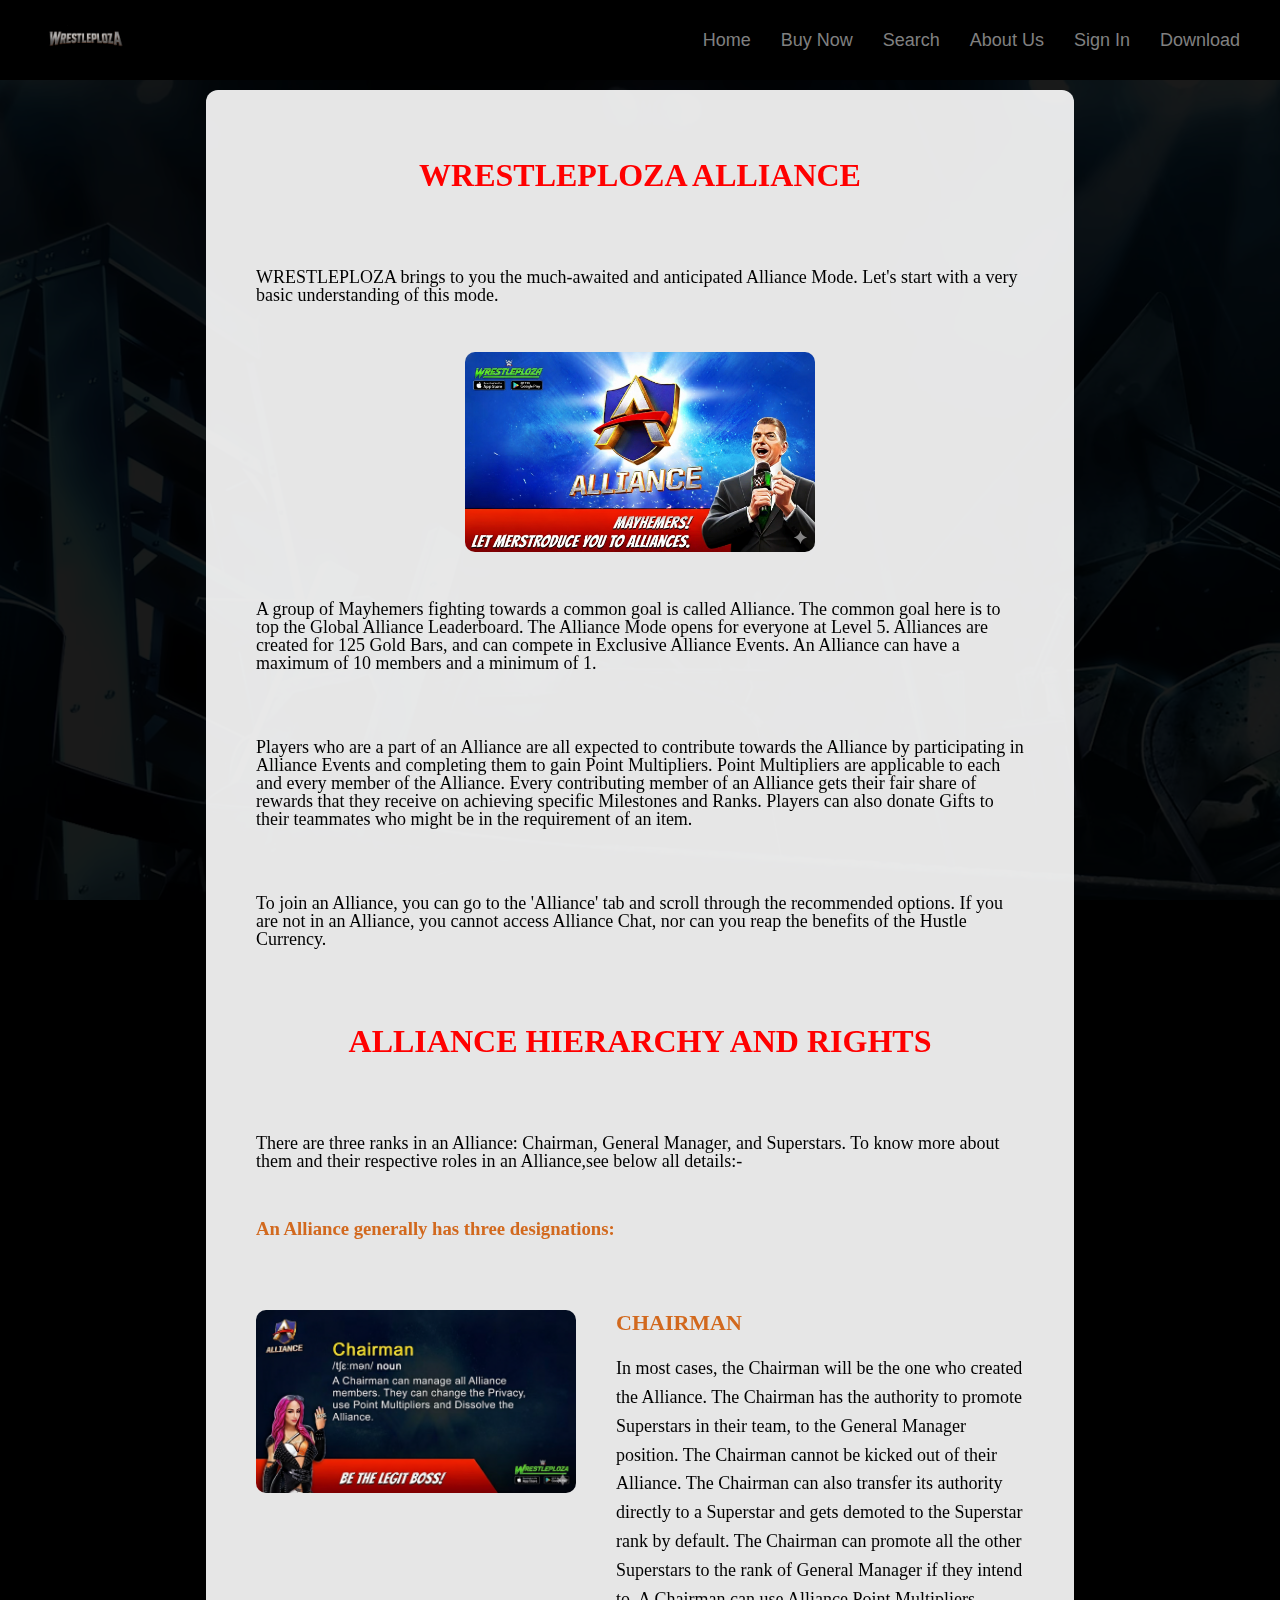
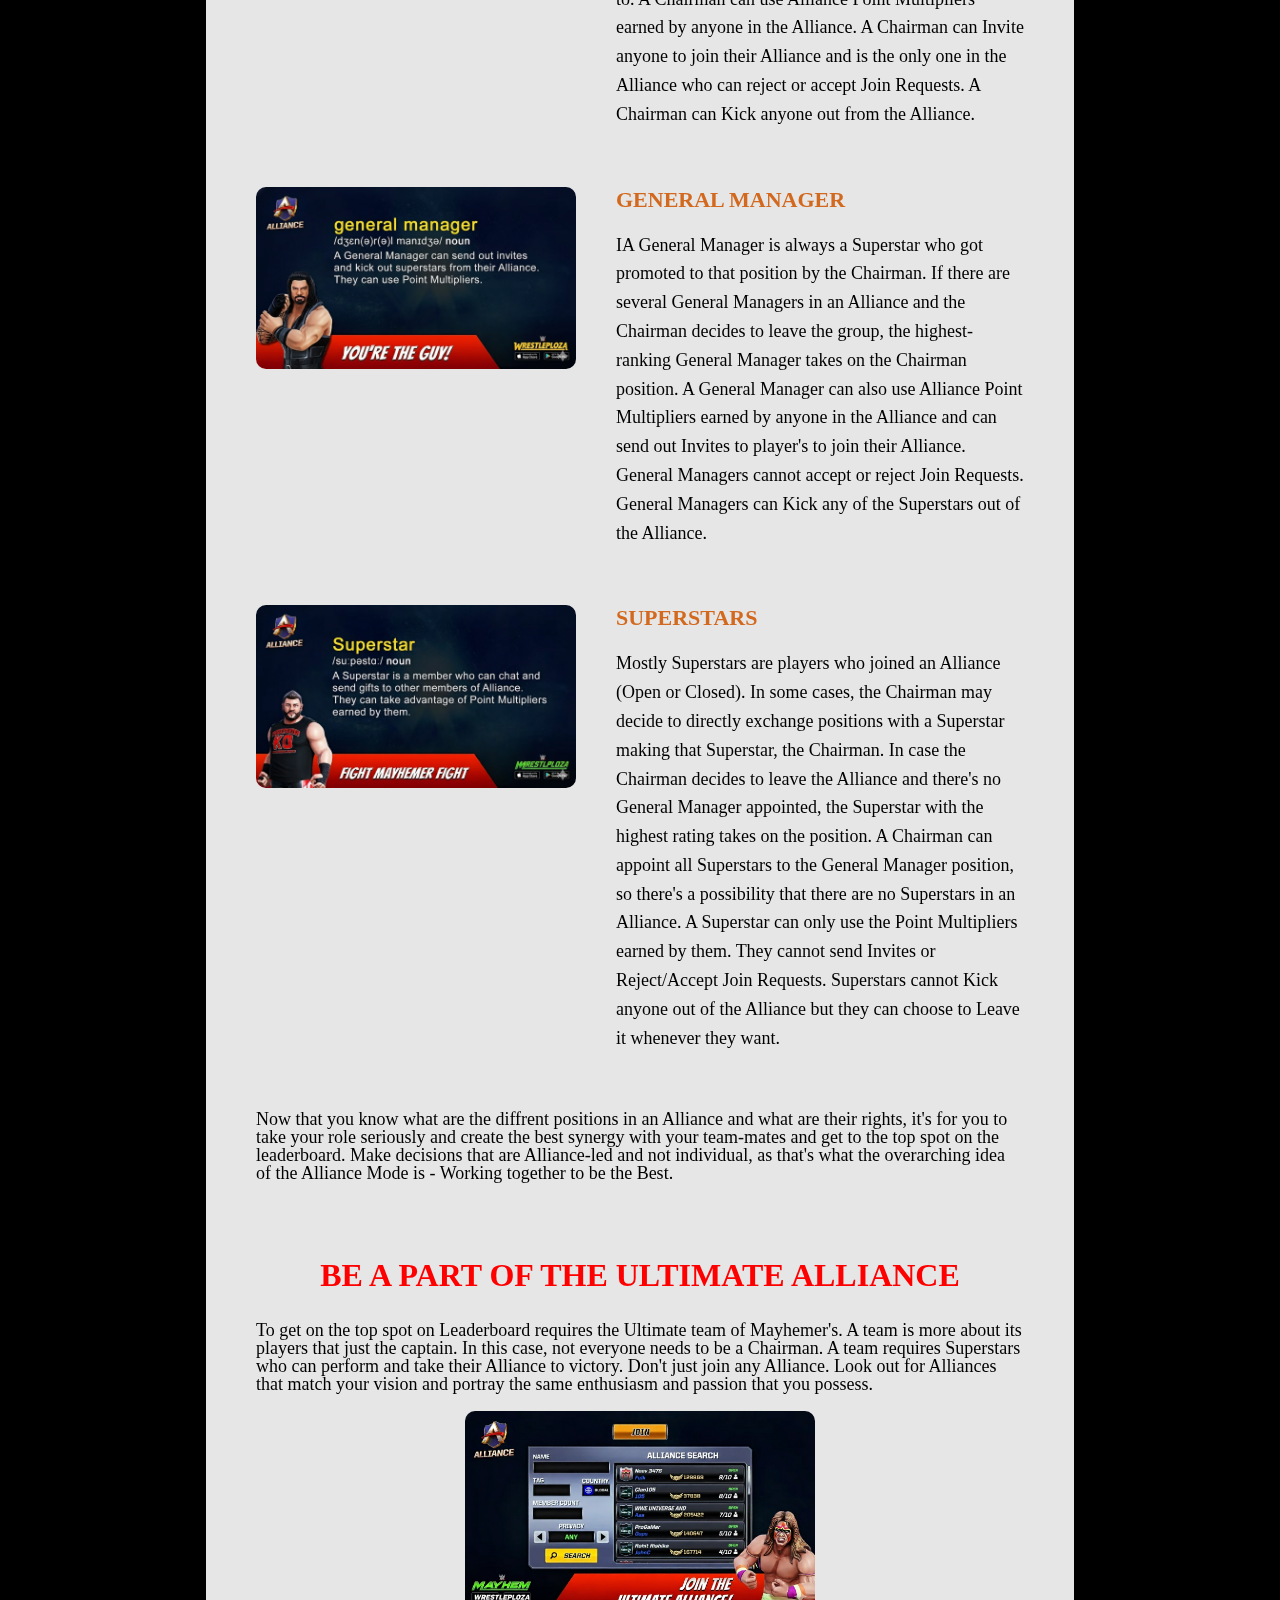
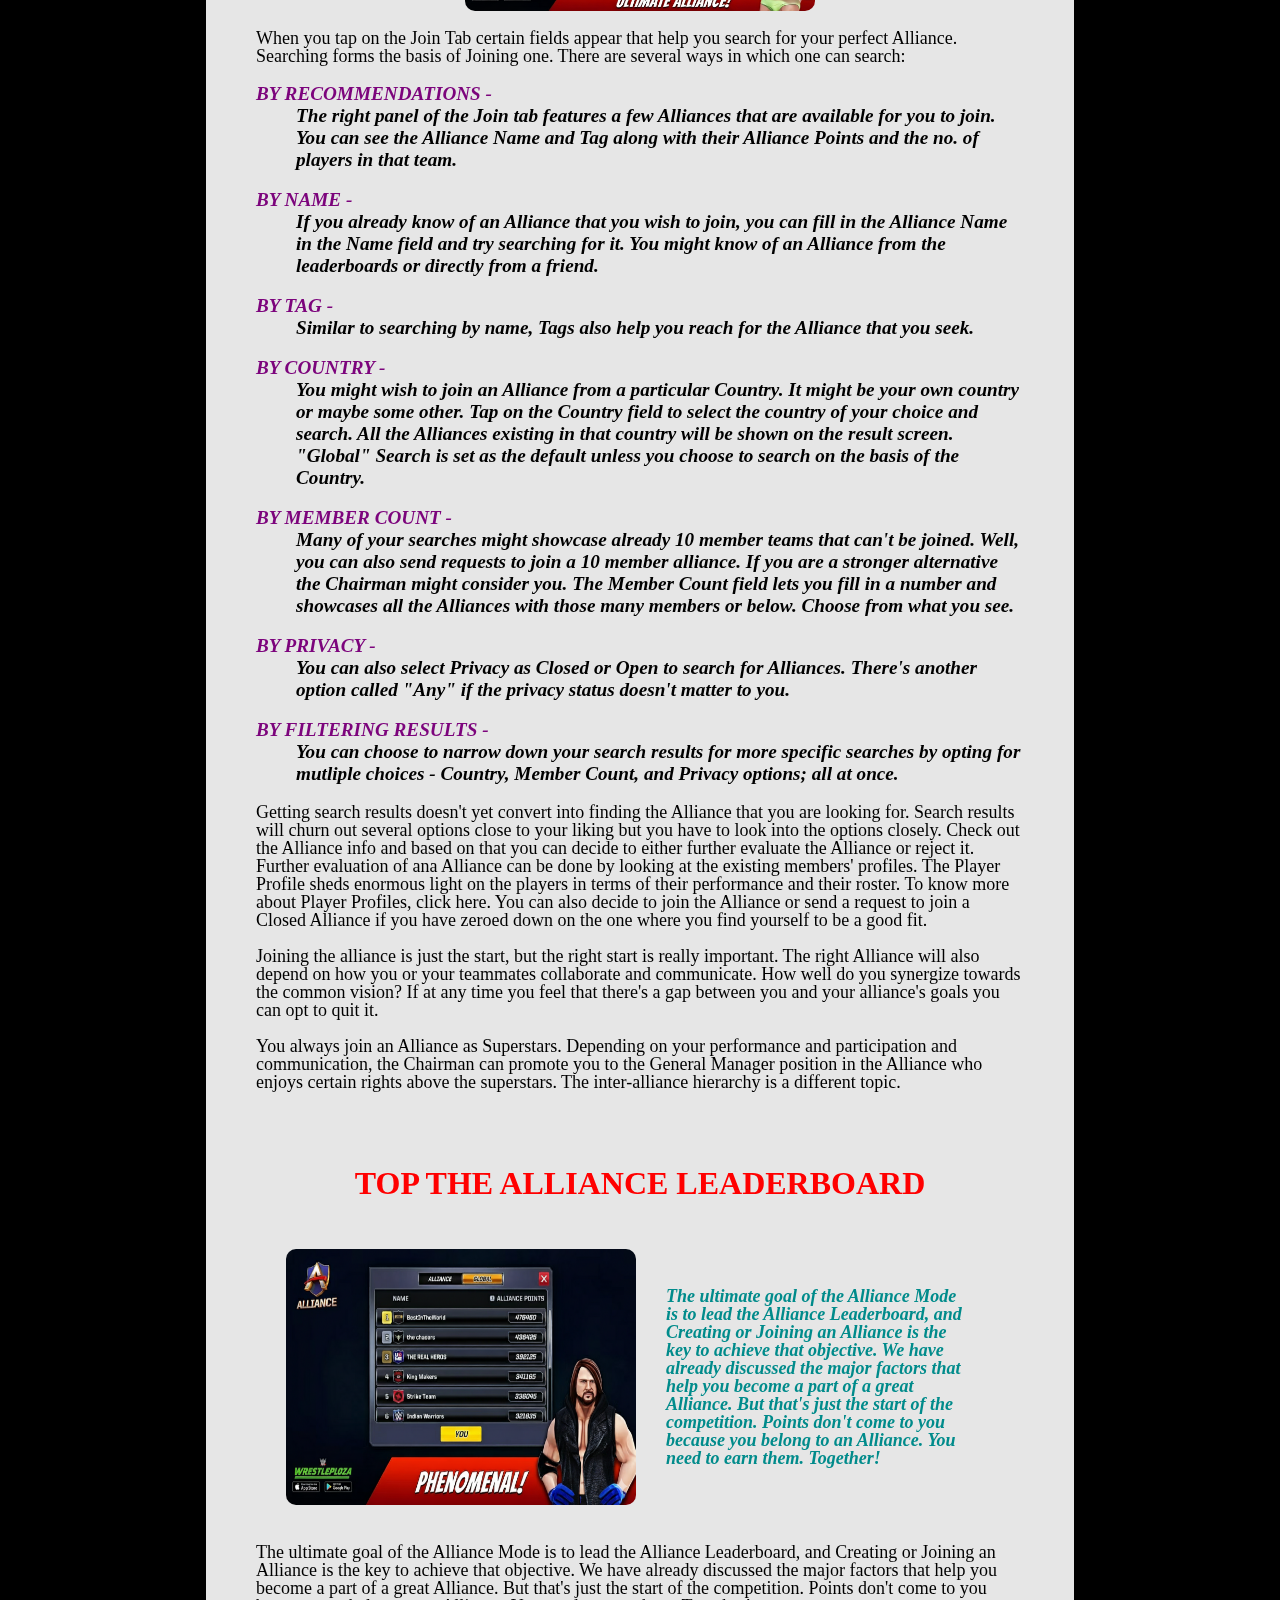
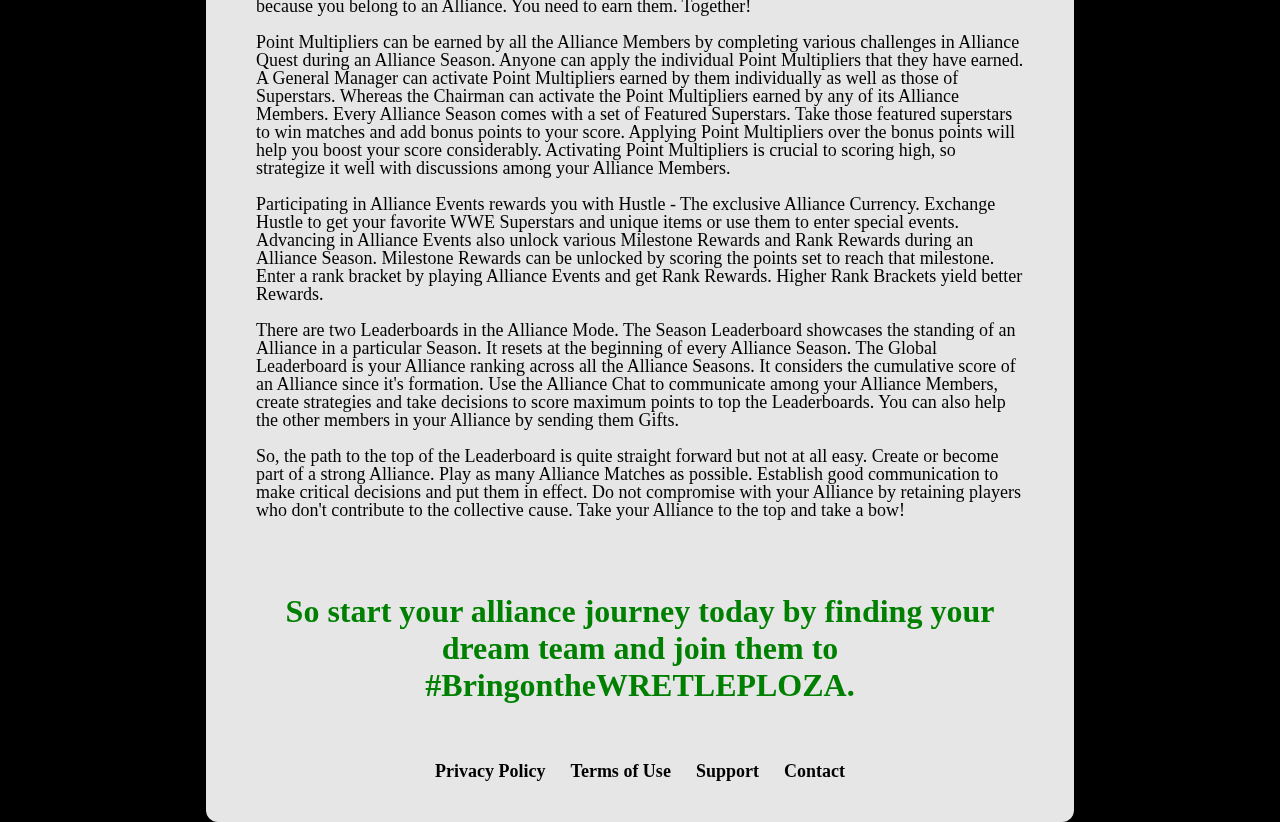
<file: alliance.html>
<!DOCTYPE html>
<html lang="en">
<head>
    <meta charset="UTF-8">
    <meta name="viewport" content="width=device-width, initial-scale=1.0">
    <title>Document</title>
    <link rel="stylesheet" href="alliance.css">
    <title>Favicon</title>
    <link href="Images/game-logo.png" rel="icon">
</head>
<body>
    <header>
    <div class="heading" >
      <div class="nav-container">
        <img id="logo" src="Images/game-logo.png">
        <nav class="nav-links">
        <a href="http://127.0.0.1:3000/wrestleploza-game/index.html?serverWindowId=3dc49796-e87e-45ec-9d22-5c15f81c1629" id="home">Home</a>
        <a href="#" id="buynow">Buy Now</a>
        <a href="#" id="search">Search</a>
        <a href="#" id="aboutus">About Us</a>
        <a id="signin" href="http://127.0.0.1:3000/wrestleploza-game/signin.html?serverWindowId=0ba1d18f-c1c5-49f5-ab15-af1203cd4759" target="_blank">Sign In</a>
        <a id="download">Download</a>
        </nav>
      </div>
    </div>
    </header>
    <main>
      <div>
        <img src="Images/alliance.avif" id="background-img">
        <div class="white-background">
          <h2>WRESTLEPLOZA ALLIANCE</h2>
          <p>WRESTLEPLOZA brings to you the much-awaited and anticipated Alliance Mode. Let's start with a very basic understanding of this mode.</p>
          <img src="Images/alliance-into.png" class="alliance-into">
          <p>A group of Mayhemers fighting towards a common goal is called Alliance. The common goal here is to top the Global Alliance Leaderboard. The Alliance Mode opens for everyone at Level 5. Alliances are created for 125 Gold Bars, and can compete in Exclusive Alliance Events. An Alliance can have a maximum of 10 members and a minimum of 1.</p>
          <p>Players who are a part of an Alliance are all expected to contribute towards the Alliance by participating in Alliance Events and completing them to gain Point Multipliers. Point Multipliers are applicable to each and every member of the Alliance. Every contributing member of an Alliance gets their fair share of rewards that they receive on achieving specific Milestones and Ranks. Players can also donate Gifts to their teammates who might be in the requirement of an item.</p>
          <p>To join an Alliance, you can go to the 'Alliance' tab and scroll through the recommended options. If you are not in an Alliance, you cannot access Alliance Chat, nor can you reap the benefits of the Hustle Currency.</p>
          <h2>ALLIANCE HIERARCHY AND RIGHTS</h2>
          <p>There are three ranks in an Alliance: Chairman, General Manager, and Superstars. To know more about them and their respective roles in an Alliance,see below all details:-</p>
          <h3>An Alliance generally has three designations:</h3>
          <div>
            <div class="role-box">
              <img src="Images/chairman-alliance.png">
                <div class="role-text">
                <h4>CHAIRMAN</h4>
                <p>In most cases, the Chairman will be the one who created the Alliance. The Chairman has the authority to promote Superstars in their team, to the General Manager position. The Chairman cannot be kicked out of their Alliance. The Chairman can also transfer its authority directly to a Superstar and gets demoted to the Superstar rank by default. The Chairman can promote all the other Superstars to the rank of General Manager if they intend to. A Chairman can use Alliance Point Multipliers earned by anyone in the Alliance. A Chairman can Invite anyone to join their Alliance and is the only one in the Alliance who can reject or accept Join Requests. A Chairman can Kick anyone out from the Alliance.</p>
                </div>
            </div>
            <div class="role-box">
              <img src="Images/general-alliance.png">
                <div class="role-text">
                  <h4>GENERAL MANAGER</h4>
                  <p>IA General Manager is always a Superstar who got promoted to that position by the Chairman. If there are several General Managers in an Alliance and the Chairman decides to leave the group, the highest-ranking General Manager takes on the Chairman position. A General Manager can also use Alliance Point Multipliers earned by anyone in the Alliance and can send out Invites to player's to join their Alliance. General Managers cannot accept or reject Join Requests. General Managers can Kick any of the Superstars out of the Alliance.</p>
                </div>
            </div>
            <div class="role-box">
              <img src="Images/superstars-alliance.png">
                <div class="role-text">
                  <h4>SUPERSTARS</h4>
                  <p>Mostly Superstars are players who joined an Alliance (Open or Closed). In some cases, the Chairman may decide to directly exchange positions with a Superstar making that Superstar, the Chairman. In case the Chairman decides to leave the Alliance and there's no General Manager appointed, the Superstar with the highest rating takes on the position. A Chairman can appoint all Superstars to the General Manager position, so there's a possibility that there are no Superstars in an Alliance. A Superstar can only use the Point Multipliers earned by them. They cannot send Invites or Reject/Accept Join Requests. Superstars cannot Kick anyone out of the Alliance but they can choose to Leave it whenever they want.</p>
                </div>
            </div>    
            <p>Now that you know what are the diffrent positions in an Alliance and what are their rights, it's for you to take your role seriously and create the best synergy with your team-mates and get to the top spot on the leaderboard. Make decisions that are Alliance-led and not individual, as that's what the overarching idea of the Alliance Mode is - Working together to be the Best.</p>
          </div>
          <div class="join-alliance">
              <h2>BE A PART OF THE ULTIMATE ALLIANCE</h2>
              <p>To get on the top spot on Leaderboard requires the Ultimate team of Mayhemer's. A team is more about its players that just the captain. In this case, not everyone needs to be a Chairman. A team requires Superstars who can perform and take their Alliance to victory. Don't just join any Alliance. Look out for Alliances that match your vision and portray the same enthusiasm and passion that you possess.</p>
              <img src="Images/ultimate-alliance.png">
              <p>When you tap on the Join Tab certain fields appear that help you search for your perfect Alliance. Searching forms the basis of Joining one. There are several ways in which one can search:</p>
              <section>
                <dl>
                  <dt>BY RECOMMENDATIONS -</dt>
                  <dd> The right panel of the Join tab features a few Alliances that are available for you to join. You can see the Alliance Name and Tag along with their Alliance Points and the no. of players in that team.</dd>
                  <br>
                  <dt>BY NAME -</dt>
                  <dd>If you already know of an Alliance that you wish to join, you can fill in the Alliance Name in the Name field and try searching for it. You might know of an Alliance from the leaderboards or directly from a friend.</dd>
                  <br>
                  <dt>BY TAG -</dt>
                  <dd>Similar to searching by name, Tags also help you reach for the Alliance that you seek.</dd>
                  <br>
                  <dt>BY COUNTRY -</dt>
                  <dd>You might wish to join an Alliance from a particular Country. It might be your own country or maybe some other. Tap on the Country field to select the country of your choice and search. All the Alliances existing in that country will be shown on the result screen. "Global" Search is set as the default unless you choose to search on the basis of the Country.</dd>
                  <br>
                  <dt>BY MEMBER COUNT -</dt>
                  <dd>Many of your searches might showcase already 10 member teams that can't be joined. Well, you can also send requests to join a 10 member alliance. If you are a stronger alternative the Chairman might consider you. The Member Count field lets you fill in a number and showcases all the Alliances with those many members or below. Choose from what you see.</dd>
                  <br>
                  <dt>BY PRIVACY - </dt>
                  <dd>You can also select Privacy as Closed or Open to search for Alliances. There's another option called "Any" if the privacy status doesn't matter to you.</dd>
                  <br>
                  <dt>BY FILTERING RESULTS -</dt>
                  <dd>You can choose to narrow down your search results for more specific searches by opting for mutliple choices - Country, Member Count, and Privacy options; all at once.</dd>
                  
                </dl>
              </section>
              <p>Getting search results doesn't yet convert into finding the Alliance that you are looking for. Search results will churn out several options close to your liking but you have to look into the options closely. Check out the Alliance info and based on that you can decide to either further evaluate the Alliance or reject it. Further evaluation of ana Alliance can be done by looking at the existing members' profiles. The Player Profile sheds enormous light on the players in terms of their performance and their roster. To know more about Player Profiles, click here. You can also decide to join the Alliance or send a request to join a Closed Alliance if you have zeroed down on the one where you find yourself to be a good fit.</p>
              <p>Joining the alliance is just the start, but the right start is really important. The right Alliance will also depend on how you or your teammates collaborate and communicate. How well do you synergize towards the common vision? If at any time you feel that there's a gap between you and your alliance's goals you can opt to quit it.</p>
              <p>You always join an Alliance as Superstars. Depending on your performance and participation and communication, the Chairman can promote you to the General Manager position in the Alliance who enjoys certain rights above the superstars. The inter-alliance hierarchy is a different topic.</p>
            </div>
            <div class="leaderboard">
              <h2>TOP THE ALLIANCE LEADERBOARD</h2>
              <div class="align-things">
                <img src="Images/leaderboard.png">
                <p>The ultimate goal of the Alliance Mode is to lead the Alliance Leaderboard, and Creating or Joining an Alliance is the key to achieve that objective. We have already discussed the major factors that help you become a part of a great Alliance. But that's just the start of the competition. Points don't come to you because you belong to an Alliance. You need to earn them. Together!</p>
              </div>
              <p>The ultimate goal of the Alliance Mode is to lead the Alliance Leaderboard, and Creating or Joining an Alliance is the key to achieve that objective. We have already discussed the major factors that help you become a part of a great Alliance. But that's just the start of the competition. Points don't come to you because you belong to an Alliance. You need to earn them. Together!</p>
              <p>Point Multipliers can be earned by all the Alliance Members by completing various challenges in Alliance Quest during an Alliance Season. Anyone can apply the individual Point Multipliers that they have earned. A General Manager can activate Point Multipliers earned by them individually as well as those of Superstars. Whereas the Chairman can activate the Point Multipliers earned by any of its Alliance Members. Every Alliance Season comes with a set of Featured Superstars. Take those featured superstars to win matches and add bonus points to your score. Applying Point Multipliers over the bonus points will help you boost your score considerably. Activating Point Multipliers is crucial to scoring high, so strategize it well with discussions among your Alliance Members.</p>
              <p>Participating in Alliance Events rewards you with Hustle - The exclusive Alliance Currency. Exchange Hustle to get your favorite WWE Superstars and unique items or use them to enter special events. Advancing in Alliance Events also unlock various Milestone Rewards and Rank Rewards during an Alliance Season. Milestone Rewards can be unlocked by scoring the points set to reach that milestone. Enter a rank bracket by playing Alliance Events and get Rank Rewards. Higher Rank Brackets yield better Rewards.</p>
              <p>There are two Leaderboards in the Alliance Mode. The Season Leaderboard showcases the standing of an Alliance in a particular Season. It resets at the beginning of every Alliance Season. The Global Leaderboard is your Alliance ranking across all the Alliance Seasons. It considers the cumulative score of an Alliance since it's formation. Use the Alliance Chat to communicate among your Alliance Members, create strategies and take decisions to score maximum points to top the Leaderboards. You can also help the other members in your Alliance by sending them Gifts.</p>
              <p>So, the path to the top of the Leaderboard is quite straight forward but not at all easy. Create or become part of a strong Alliance. Play as many Alliance Matches as possible. Establish good communication to make critical decisions and put them in effect. Do not compromise with your Alliance by retaining players who don't contribute to the collective cause. Take your Alliance to the top and take a bow!</p>
            </div>
            
            <h2 style="color: green;font-weight: bolder;font-size: xx-large;">So start your alliance journey today by finding your dream team and join them to #BringontheWRETLEPLOZA.</h2>

          <div class="footer-links">
            <a href="#">Privacy Policy</a>
            <a href="#">Terms of Use</a>
            <a href="#">Support</a>
            <a href="#">Contact</a>
          </div>
            
        </div>
        </div>
    </main>
    <footer>

    </footer>
</body>
</html>
</file>
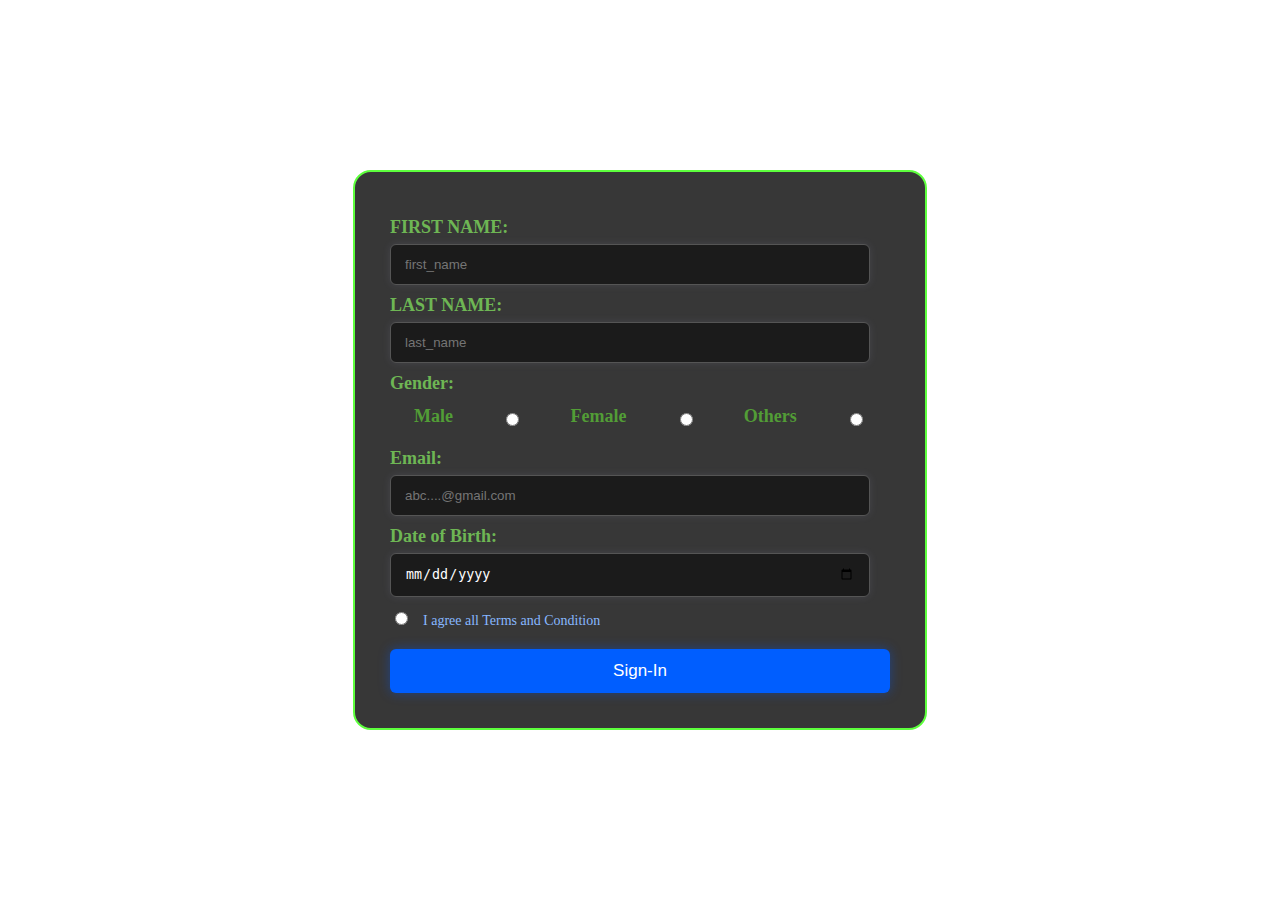
<file: signin.html>
<!DOCTYPE html>
<html lang="en">
<head>
    <meta charset="UTF-8">
    <meta name="viewport" content="width=device-width, initial-scale=1.0">
    <title>Document</title>
    <link rel="stylesheet" href="signin.css">
    <title>Favicon</title>
    <link href="game-logo.png" rel="icon">
</head>
<body>
    <div class="form-container">
        <form method="post" class="form-link">
            <div class="login-page">

                <label for="name">FIRST NAME:</label>
                <input id="name" type="text" placeholder="first_name" required>

                <label for="last">LAST NAME:</label>
                <input id="last" type="text" placeholder="last_name" required>

                <label>Gender:</label>
                <div class="gender-row">
                    <label for="male">Male</label>
                    <input id="male" type="radio" name="gender">

                    <label for="female">Female</label>
                    <input id="female" type="radio" name="gender">

                    <label for="others">Others</label>
                    <input id="others" type="radio" name="gender">
                </div>

                <label for="email">Email:</label>
                <input id="email" type="email" placeholder="abc....@gmail.com" required>

                <label for="dob">Date of Birth:</label>
                <input id="dob" type="date" required>

                <input type="radio" id="terms-condition" required>
                <a id="privacy">I agree all Terms and Condition</a>

                <a href="http://127.0.0.1:3000/index.html?serverWindowId=546fd1ae-4267-4d2c-bfa3-a3f353202d69"><button id="sign-in" type="button">Sign-In</button></a>

            </div>
        </form>
    </div>

</body>
</html>
</file>
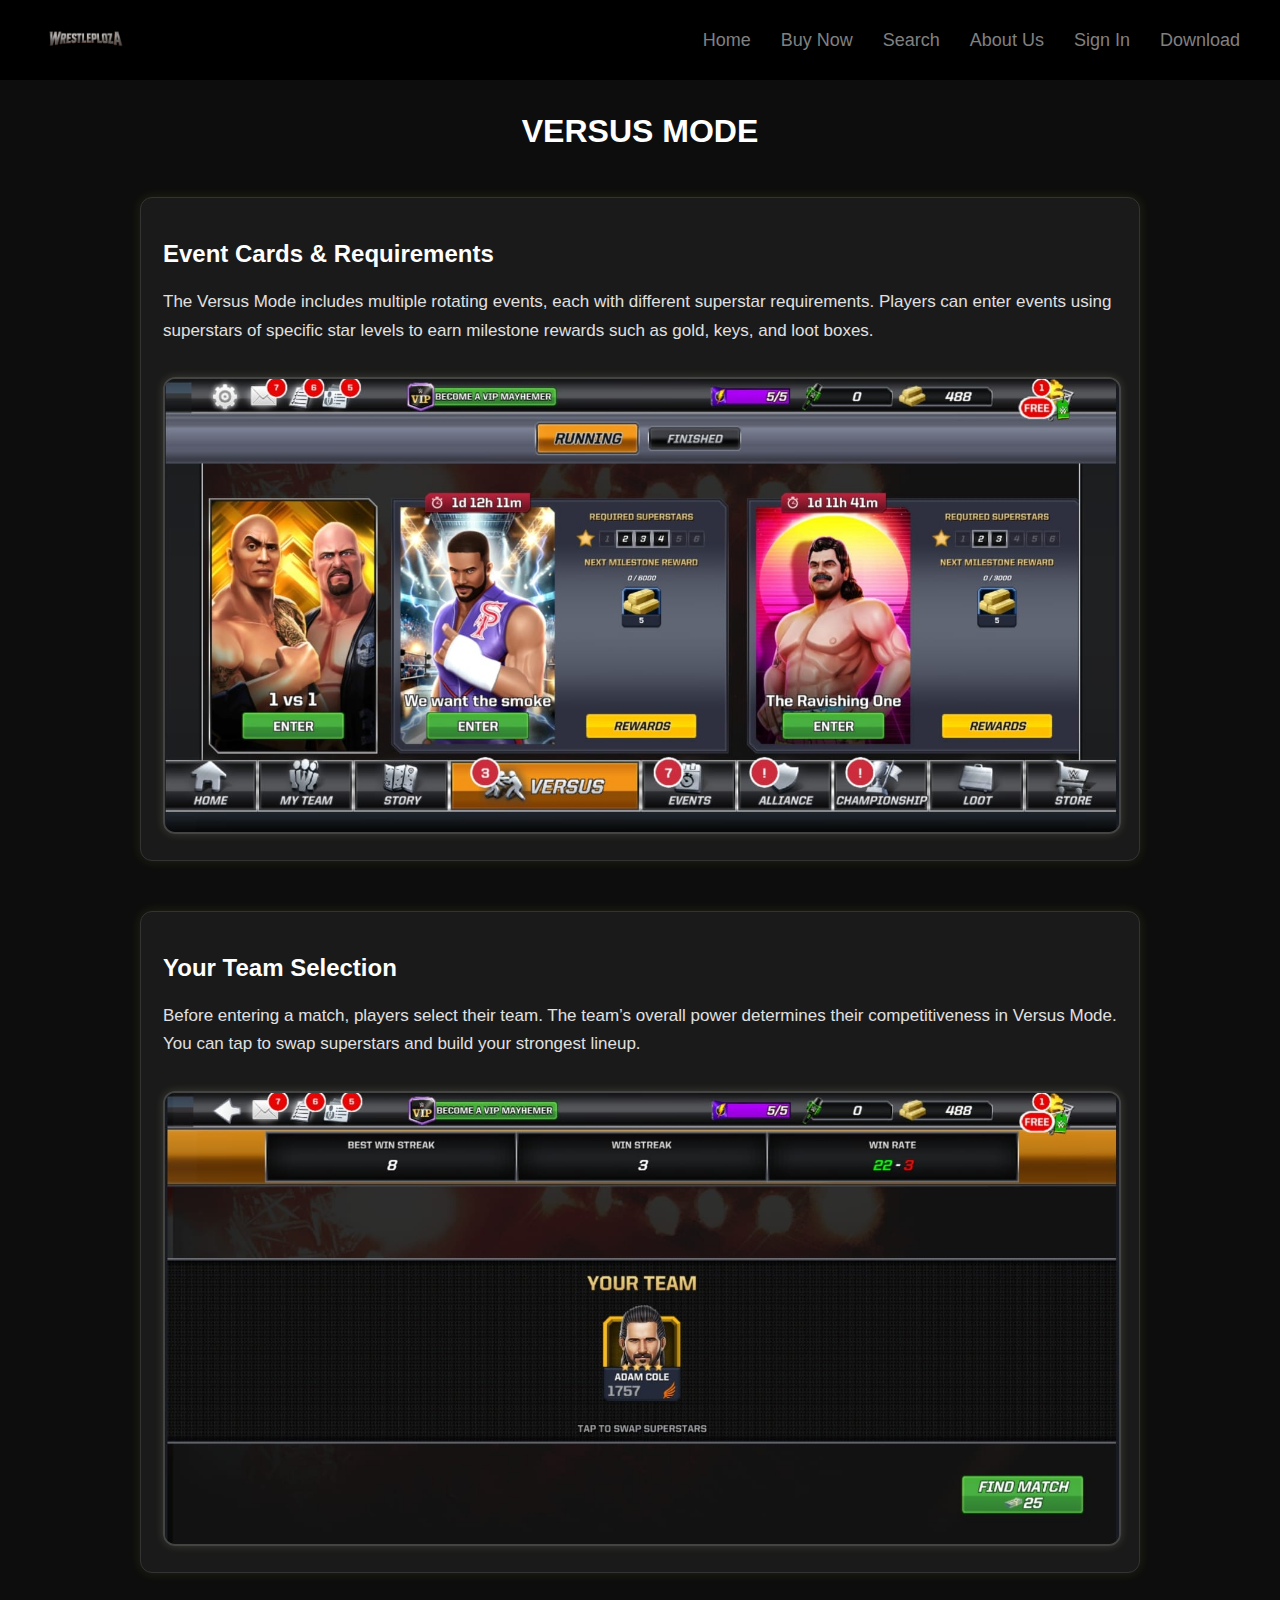
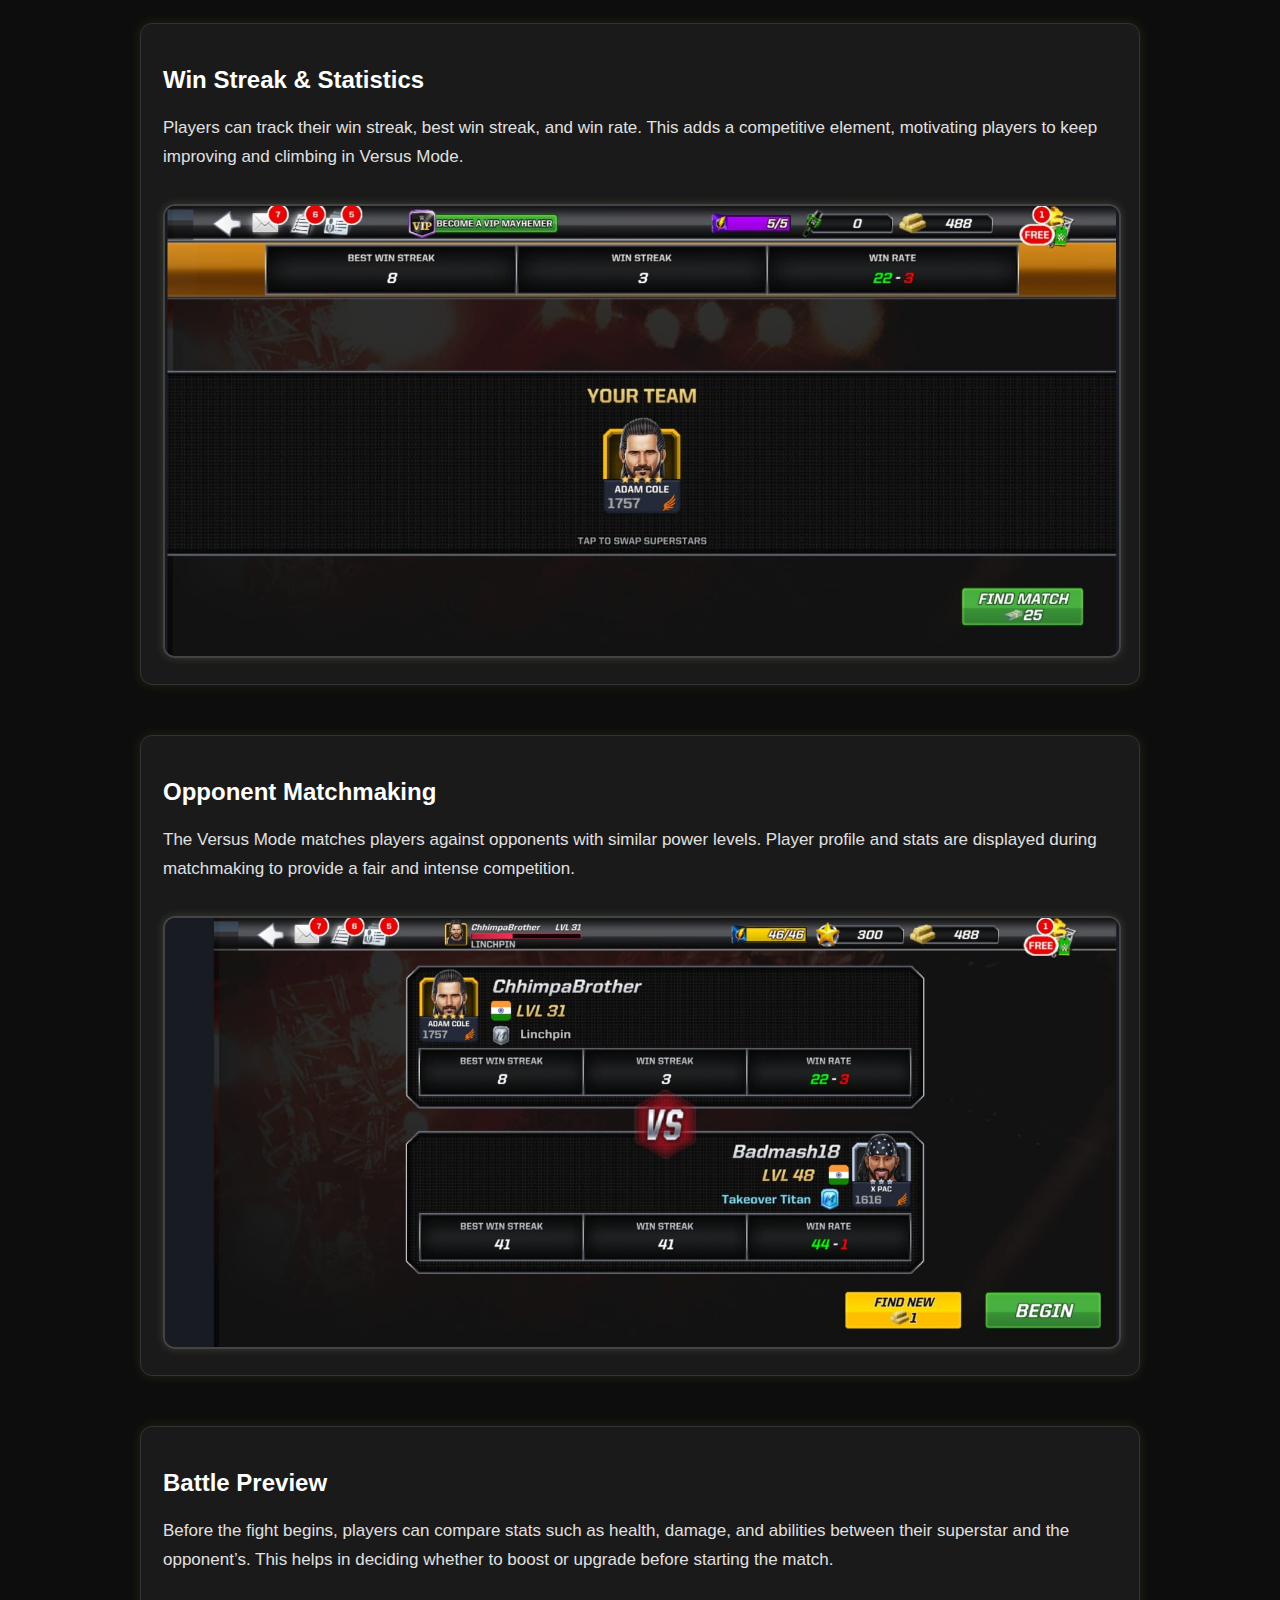
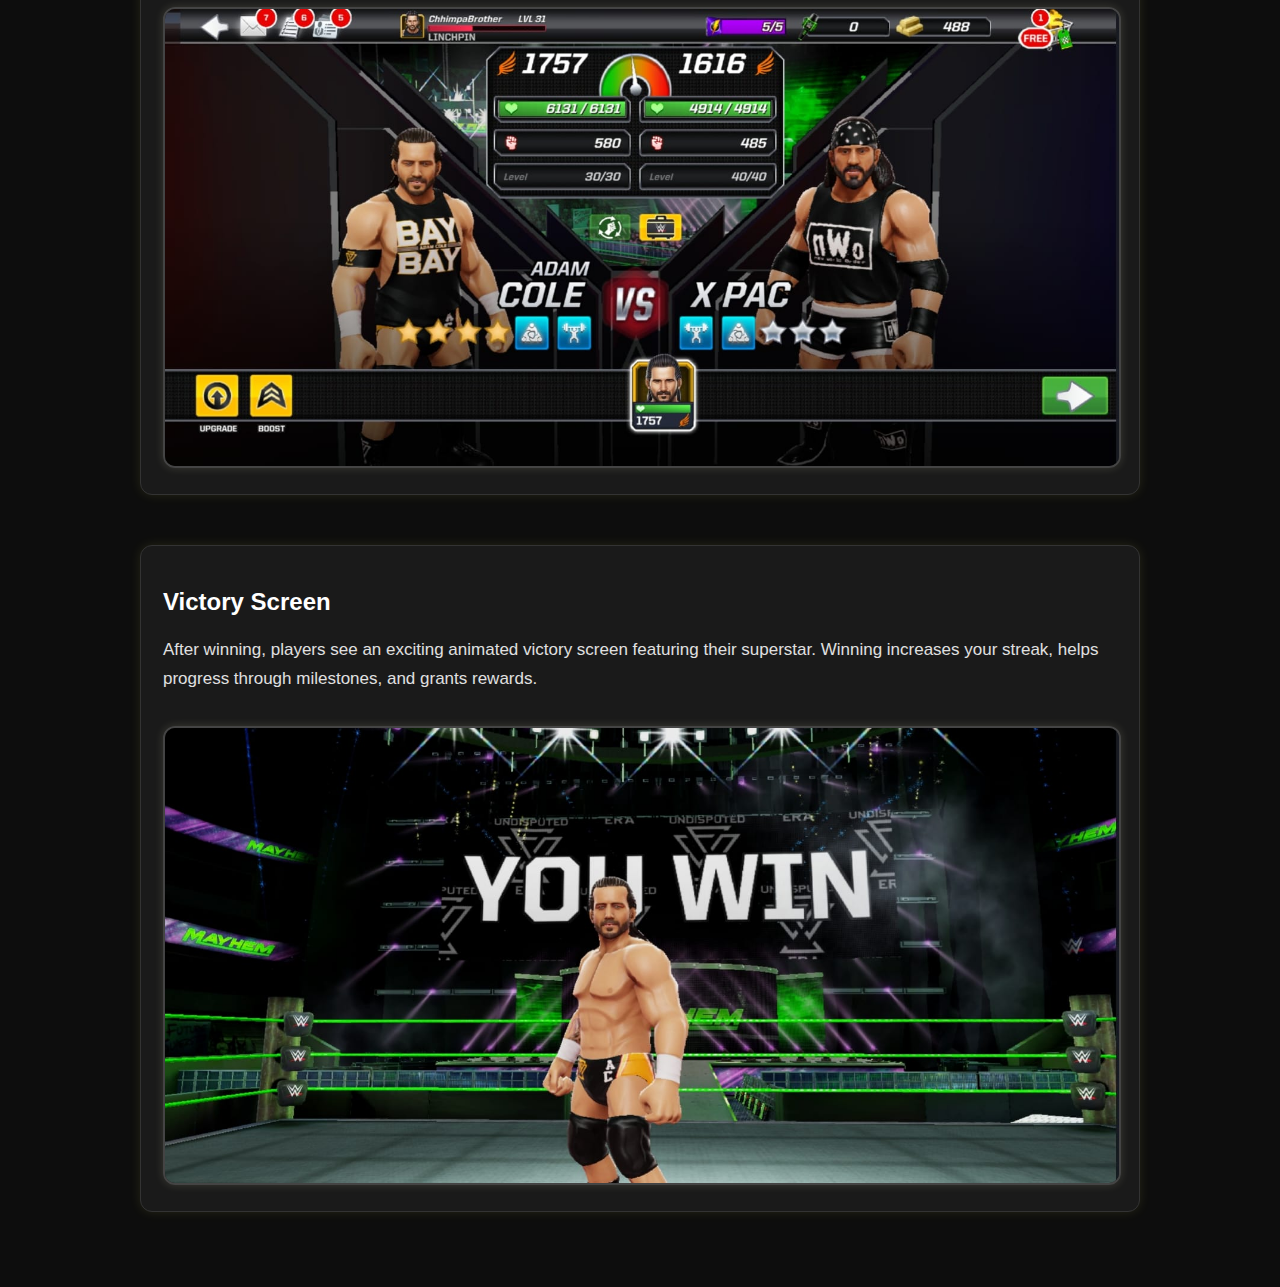
<file: versus.html>
<!DOCTYPE html>
<html lang="en">
<head>
    <meta charset="UTF-8">
    <meta name="viewport" content="width=device-width, initial-scale=1.0">
    <title>Document</title>
    <link rel="stylesheet" href="versus.css">
    <title>Favicon</title>
    <link href="Images/game-logo.png" rel="icon">
</head>
<body>
    <header>
    <div class="heading" >
      <div class="nav-container">
        <img id="logo" src="Images/game-logo.png">
        <nav class="nav-links">
        <a href="http://127.0.0.1:3000/index.html?serverWindowId=9a955bd9-8e66-42c9-8b14-c7fc97807729" id="home">Home</a>
        <a href="#" id="buynow">Buy Now</a>
        <a href="#" id="search">Search</a>
        <a href="#" id="aboutus">About Us</a>
        <a id="signin" href="http://127.0.0.1:3000/signin.html?serverWindowId=546fd1ae-4267-4d2c-bfa3-a3f353202d69" target="_blank">Sign In</a>
        <a id="download">Download</a>
        </nav>
      </div>
    </div>
    </header>
    <main>
        <h1 style="text-align: center;">VERSUS MODE</h1>
        <div class="section">

            <div class="feature-box">
                <h2>Event Cards & Requirements</h2>
                <p>The Versus Mode includes multiple rotating events, each with different superstar requirements. Players can enter events using superstars of specific star levels to earn milestone rewards such as gold, keys, and loot boxes.</p>
                <img src="Images/versus-interface.jpeg" alt="Event Cards">
            </div>

            <div class="feature-box">
                <h2>Your Team Selection</h2>
                <p>Before entering a match, players select their team. The team’s overall power determines their competitiveness in Versus Mode. You can tap to swap superstars and build your strongest lineup.</p>
                <img src="Images/superstar-selection.jpeg" alt="Team Selection">
            </div>

            <div class="feature-box">
                <h2>Win Streak & Statistics</h2>
                <p>Players can track their win streak, best win streak, and win rate. This adds a competitive element, motivating players to keep improving and climbing in Versus Mode.</p>
                <img src="Images/superstar-selection.jpeg" alt="Win Streak Stats">
            </div>

            <div class="feature-box">
                <h2>Opponent Matchmaking</h2>
                <p>The Versus Mode matches players against opponents with similar power levels. Player profile and stats are displayed during matchmaking to provide a fair and intense competition.</p>
                <img src="Images/match-fixing.jpeg" alt="Matchmaking">
            </div>

            <div class="feature-box">
                <h2>Battle Preview</h2>
                <p>Before the fight begins, players can compare stats such as health, damage, and abilities between their superstar and the opponent’s. This helps in deciding whether to boost or upgrade before starting the match.</p>
                <img src="Images/match-interface.jpeg" alt="Battle Preview">
            </div>

            <div class="feature-box">
                <h2>Victory Screen</h2>
                <p>After winning, players see an exciting animated victory screen featuring their superstar. Winning increases your streak, helps progress through milestones, and grants rewards.</p>
                <img src="Images/match-wining.jpeg" alt="Victory Screen">
            </div>

        </div>
    </main>
</body>
</html>
</file>
<file: alliance.css>
body{
    margin: 0 auto;
    background-color: black;
}
#logo {
    height: 60px;
    width: auto;
    object-fit: contain;
}

.heading {
    background-color: rgb(0, 0, 0);
    padding: 10px 40px;
    display: flex;
    align-items: center;
}

.nav-container {
    display: flex;
    align-items: center;
    justify-content: space-between;
    width: 100%;
}

.nav-links {
    display: flex;
    gap: 30px;
}

.nav-links a {
    color: grey;
    text-decoration: none;
    font-family: 'Segoe UI', Tahoma, Geneva, Verdana, sans-serif;
    font-weight: 500;
    font-size: 18px;
    transition: color 0.3s;
}

.nav-links a:hover {
    color: white;
}

header {
  position: sticky;
  top: 0;
  width: 100%;
  background: black;
  z-index: 2;
}


#background-img{
  position: fixed;
  top: 0;
  left: 0;
  width: 100%;
  height: 100%;
  object-fit: cover;
  opacity: 0.1;
  z-index: -1;
}

main {
padding-top: 10px;
}


.white-background {
  width: 60%;
  margin: 0 auto;
  background-color: rgba(255, 255, 255, 0.9);
  padding: 40px 50px;
  border-radius: 12px;
  display: flex;
  flex-direction: column;
  gap: 30px;
}
.white-background h2{
  font-size: xx-large;
  color: red;
  text-align: center;
}

.white-background h3,
.white-background h4 {
  text-align: start;
  margin: 0;
  color: chocolate;
}


.white-background img {
  display: block;
  margin: 0 auto;
  max-width: 350px;
  width: 100%;
  border-radius: 10px;
  transition: 0.3s ease-in;
}

.white-background p {
  font-size: 18px;
  line-height: 1;
}


.role-box {
  display: flex;
  align-items: flex-start;
  gap: 40px;
  margin: 40px 0;
}

.role-box img {
  width: 320px;
  border-radius: 10px;
}

.role-text h4 {
  font-size: 22px;
  font-weight: bold;
}

.role-text p {
  font-size: 18px;
  line-height: 1.6;
}

.join-alliance section dl dt{
  color: rgb(124, 4, 124);
  font-size: larger;
  font-weight: bold;
  font-style: italic;
}
.join-alliance section dl dd{
  font-size: larger;
  font-weight: bold;
  font-style: italic;
}
.join-alliance p{
  font-size: large;
  font-weight: 200;
}
.align-things{
  display: flex;
  padding: 20px 30px;
  flex-direction: row;
}
.align-things p{
  display: flex;
  padding: 20px 30px;
  flex-direction: row-reverse;
  color: darkcyan;
  font-style: oblique;
  font-weight: bolder;
}



.footer-links {
  display: flex;
  justify-content: center;
  flex-wrap: wrap;
  gap: 25px;
  font-size: 18px;
}

.footer-links a {
  color: black;
  text-decoration: none;
  font-weight: bold;
}



/* ---------- light theme ke liye ---------- */
body.light {
    background-color: #f2f2f2;
    color: #222;
}


body.light .heading {
    background-color: white;
}
body.light .nav-links a {
    color: #333;
}
body.light .nav-links a:hover {
    color: black;
}


body.light #background-img {
    opacity: 0.08;
}


body.light .white-background {
    background: rgba(255, 255, 255);
}


body.light .white-background h2 {
    color: #b30000;
}
body.light .white-background h3 {
    color: #a05a00;
}
body.light .white-background h4 {
    color: #a05a00;
}


body.light p,
body.light dd,
body.light dt {
    color: #222;
}

body.light .align-things p {
    color: darkgreen;
}

body.light .footer-links a {
    color: #333;
}
body.light .footer-links a:hover {
    color: purple;
}

/* ------ ipad Air ke liye -------- */
@media (min-width: 600px) and (max-width: 1240px) {

  
    .nav-links {
        gap: 18px;
    }

    .nav-links a {
        font-size: 16px;
    }

    #logo {
        height: 50px;
    }

    .white-background {
        width: 80%;
        padding: 30px 35px;
        gap: 25px;
    }

    .white-background h2 {
        font-size: 28px;
    }

    .white-background p {
        font-size: 17px;
        line-height: 1.4;
    }

 
    .role-box {
        flex-direction: row;
        gap: 25px;
    }

    .role-box img {
        width: 250px;
    }

    .role-text h4 {
        font-size: 20px;
    }

    .role-text p {
        font-size: 17px;
    }

    
    .align-things {
        flex-direction: column;
        padding: 20px 10px;
        text-align: center;
    }

    .align-things img {
        width: 70%;
        max-width: 350px;
        margin-bottom: 15px;
    }

    .align-things p {
        padding: 0;
        font-size: 17px;
        text-align: center;
        color: darkcyan;
    }


    .join-alliance section dl dt,
    .join-alliance section dl dd {
        font-size: 18px;
    }

    .join-alliance p {
        font-size: 17px;
    }

    .footer-links {
        gap: 18px;
        font-size: 16px;
    }
}

/* ------ samsung s20 ultra ke liye -------- */

@media (max-width: 600px) {


    body {
        padding: 0;
        margin: 0;
        overflow-x: hidden;
    }
    .heading{
      width: 100%;
      margin: 0;
    }
 
    .nav-container {
        flex-direction: column;
        gap: 10px;
    }

    #logo {
        height: 45px;
    }

    .nav-links {
        display: flex;
        flex-wrap: wrap;
        justify-content: center;
        gap: 12px;
    }

    .nav-links a {
        font-size: 14px;
        padding: 6px 4px;
    }

    #theme-toggle {
        font-size: 12px;
        padding: 5px 10px;
    }


    .white-background {
        width: 95%;
        padding: 20px;
        gap: 18px;
    }

    .white-background h2 {
        font-size: 22px;
    }

    .white-background p {
        font-size: 15px;
        line-height: 1.35;
    }


    .role-box {
        flex-direction: column;
        text-align: center;
        gap: 15px;
    }

    .role-box img {
        width: 85%;
        max-width: 260px;
        margin: 0 auto;
    }

    .role-text h4 {
        font-size: 18px;
    }

    .role-text p {
        font-size: 15px;
    }


    .align-things {
        flex-direction: column;
        padding: 10px;
        text-align: center;
    }

    .align-things img {
        width: 85%;
        margin-bottom: 10px;
    }

    .align-things p {
        font-size: 15px;
        padding: 0;
    }


    .join-alliance section dl dt,
    .join-alliance section dl dd {
        font-size: 15px;
    }

    .join-alliance p {
        font-size: 15px;
    }

   
    .footer-links {
        font-size: 14px;
        gap: 12px;
        flex-wrap: wrap;
        text-align: center;
    }
}
</file>
<file: signin.css>
body {
    background: rgb(26, 25, 25);
    background: white;
    color: #fff;
    margin: 0;
}

.background img{
    position: fixed;
    width: 100%;
    height: 100%;
    background-size: cover;
    z-index: -1;       
    opacity: 1;   
}


.form-container {
    display: flex;
    justify-content: center;
    align-items: center;
    height: 100vh;
}


.login-page {
    width: 500px;
    background: rgba(20, 20, 20, 0.85);
    padding: 35px;
    border-radius: 18px;
    border: 2px solid hwb(110 24% 0%);
    transition: 0.4s ease;
}

.login-page:hover {
    transform: scale(1.02);
    box-shadow: 0 0 30px rgba(56, 158, 85, 0.7);
}


label {
    display: block;
    margin-top: 10px;
    font-weight: bold;
    color: #6eb654;
    font-size: large;
}

input[type="text"],
input[type="email"],
input[type="date"] {
    width: 90%;
    padding: 12px 14px;
    margin-top: 6px;
    border-radius: 6px;
    background: #1b1b1b;
    color: #fff;
    border: 1px solid #555;
    box-shadow: 0 0 8px rgba(200, 200, 255, 0.1);
    transition: 0.3s ease;
}

input:hover{
    border-color: #84f969;
    box-shadow: 0 0 12px rgba(80, 110, 255, 0.5);
}

.gender-row {
    display: flex;
    justify-content: space-around;
    align-items: center;
    margin: 8px 0 15px 0;
}

.gender-row label {
    color: #529d36;
    position: relative;
    top: -6px;
}

#terms-condition {
    margin-top: 15px;
}

#privacy {
    margin-left: 8px;
    color: #87b7ff;
    cursor: pointer;
    font-size: 14px;
}

#privacy:hover {
    color: #20a26e;
    text-decoration: underline;
}

button {
    width: 100%;
    margin-top: 20px;
    padding: 12px;
    font-size: 17px;
    background-color: #005eff;
    color: #fff;
    border: none;
    border-radius: 6px;
    cursor: pointer;
    transition: 0.3s ease;
    box-shadow: 0 0 12px rgba(0, 90, 255, 0.4);
}

button:hover {
    transform: translateY(-3px);
    background-color: #2f75ff;
    box-shadow: 0 0 20px rgba(0, 120, 255, 0.7);
}

/* ------ ipad Air ke liye -------- */
@media (max-width: 1240px) {
    
    .form-container {
        padding: 20px;
        height: auto;
        margin: 0 auto;
        display: flex;
        justify-content: center;
        align-content: center;
        height: 100vh;
    }
    
    .login-page {
        width: 90%;
        padding: 25px;
        border-radius: 15px;
    }
    
    input[type="text"],
    input[type="email"],
    input[type="date"] {
        width: 90%;
        padding: 10px 12px;
        font-size: 16px;
    }
    
    label {
        font-size: 16px;
    }
    
    .gender-row {
        display: flex;
        justify-content: space-between;
        padding: 0 10px;
    }
    
    button {
        font-size: 18px;
        padding: 14px;
    }
    
    #privacy {
        font-size: 13px;
    }
    
}

/* ------ samsung s20 ultra ke liye -------- */

@media (max-width: 600px) {

 
    .background img {
        display: none;
    }

    body {
        background: #0f0f0f;
        margin: 0;
        padding: 0;
        overflow-x: hidden;
    }

    .form-container {
        width: 90%;
        padding: 0;
        margin: 0 10px;
        display: flex;
        justify-content: center;
        align-items: flex-start;  
        padding-top: 30px;
        padding-bottom: 30px;
    }

    .login-page {
        width: 92%;
        max-width: 380px;
        padding: 20px;
        border-radius: 12px;
        background: rgba(20,20,20,0.95);
        box-shadow: 0 0 18px rgba(0,0,0,0.6);
        height: auto;       
    }

    label {
        font-size: 14px;
        margin-top: 10px;
    }

    input[type="text"],
    input[type="email"],
    input[type="date"] {
        width: 90%;
        padding: 10px 12px;
        font-size: 14px;
        margin-top: 5px;
    }

    .gender-row {
        display: flex;
        justify-content: space-between;
        margin: 8px 0 15px 0;
    }

    .gender-row label {
        font-size: 13px;
        margin-right: 5px;
        top: 0;
    }

    #privacy {
        font-size: 12px;
    }

    button {
        padding: 12px;
        font-size: 16px;
        margin-top: 18px;
    }

    #errorBox {
        font-size: 13px;
        padding-bottom: 5px;
    }
}
</file>
<file: versus.css>
body{
    margin: 0 auto;
    background-color: black;
}
#logo {
    height: 60px;
    width: auto;
    object-fit: contain;
}

.heading {
    background-color: rgb(0, 0, 0);
    padding: 10px 40px;
    display: flex;
    align-items: center;
}
header {
  position: sticky;
  top: 0;
  width: 100%;
  background: black;
  z-index: 2;
}
.nav-container {
    display: flex;
    align-items: center;
    justify-content: space-between;
    width: 100%;
}

.nav-links {
    display: flex;
    gap: 30px;
}

.nav-links a {
    color: grey;
    text-decoration: none;
    font-family: 'Segoe UI', Tahoma, Geneva, Verdana, sans-serif;
    font-weight: 500;
    font-size: 18px;
    transition: color 0.3s;
}

.nav-links a:hover {
    color: white;
}

main {
    font-family: Arial, sans-serif;
    background: #0d0d0d;
    color: #fff;
    margin: 0;
    padding: 0;
    padding-top: 12px;
}
.section {
    padding: 25px;
    max-width: 1000px;
    margin: 0 auto;
}
.feature-box {
    background: #1a1a1a;
    padding: 22px;
    border-radius: 12px;
    margin-bottom: 50px;
    box-shadow: 0px 0px 12px rgba(255, 255, 100, 0.1);
    border: 1px solid #333;
    transition: 0.3s ease;
}

.feature-box:hover {
    transform: scale(1.02);
    box-shadow: 0 0 20px rgba(255, 200, 50, 0.3);
}
p {
    line-height: 1.7;
    font-size: 17px;
    color: #e0e0e0;
}
.feature-box img {
    width: 100%;
    border-radius: 12px;
    margin-top: 15px;
    border: 2px solid #444;
    box-shadow: 0px 0px 10px rgba(255, 255, 200, 0.15);
    transition: 0.3s ease;
}

.feature-box img:hover {
    transform: scale(1.03);
    box-shadow: 0 0 20px rgba(255, 200, 50, 0.3);
}


/* -------- light theme ke liye -------- */

body.light {
    background-color: #e6e6e6;
    color: #222;
}


body.light .heading {
    background: white;
    box-shadow: 0 2px 8px rgba(0,0,0);
}

body.light .nav-links a {
    color: #222;
}

body.light .nav-links a:hover {
    color: #000;
}

body.light main {
    background: #ebebeb;  
    color: #222;
}


body.light .feature-box {
    background: #ffffff;
    border: 1px solid #c8c8c8;
    border-radius: 12px;
    box-shadow: 0px 4px 12px black,
}

body.light .feature-box:hover {
    transform: scale(1.02);
    box-shadow: 0 6px 20px black,

}

body.light .feature-box h2 {
    color: #a40000; 
    font-weight: 700;
}


body.light p {
    color: #333;
}


body.light .feature-box img {
    border: 2px solid #d3d3d3;
    box-shadow: 0px 0px 12px rgba(80, 80, 80);
}

body.light .feature-box img:hover {
    box-shadow: 0px 0px 18px rgba(60, 60, 60);
}


/* ------ ipad Air ke liye -------- */
@media (max-width: 1240px) {

    /* NAVBAR */
    .heading {
        padding: 10px 20px;
    }

    #logo {
        height: 50px;
    }

    .nav-container {
        flex-direction: column;
        align-items: center;
        gap: 12px;
    }

    .nav-links {
        flex-wrap: wrap;
        gap: 18px;
        justify-content: center;
        text-align: center;
    }

    .nav-links a {
        font-size: 16px;
    }


    .section {
        padding: 18px;
        max-width: 95%;
    }

    .feature-box {
        padding: 18px;
        margin-bottom: 35px;
    }

    .feature-box img {
        height: auto;
    }

    h1 {
        font-size: 26px;
    }

    .feature-box h2 {
        font-size: 20px;
    }

    p {
        font-size: 16px;
    }
}
</file>
